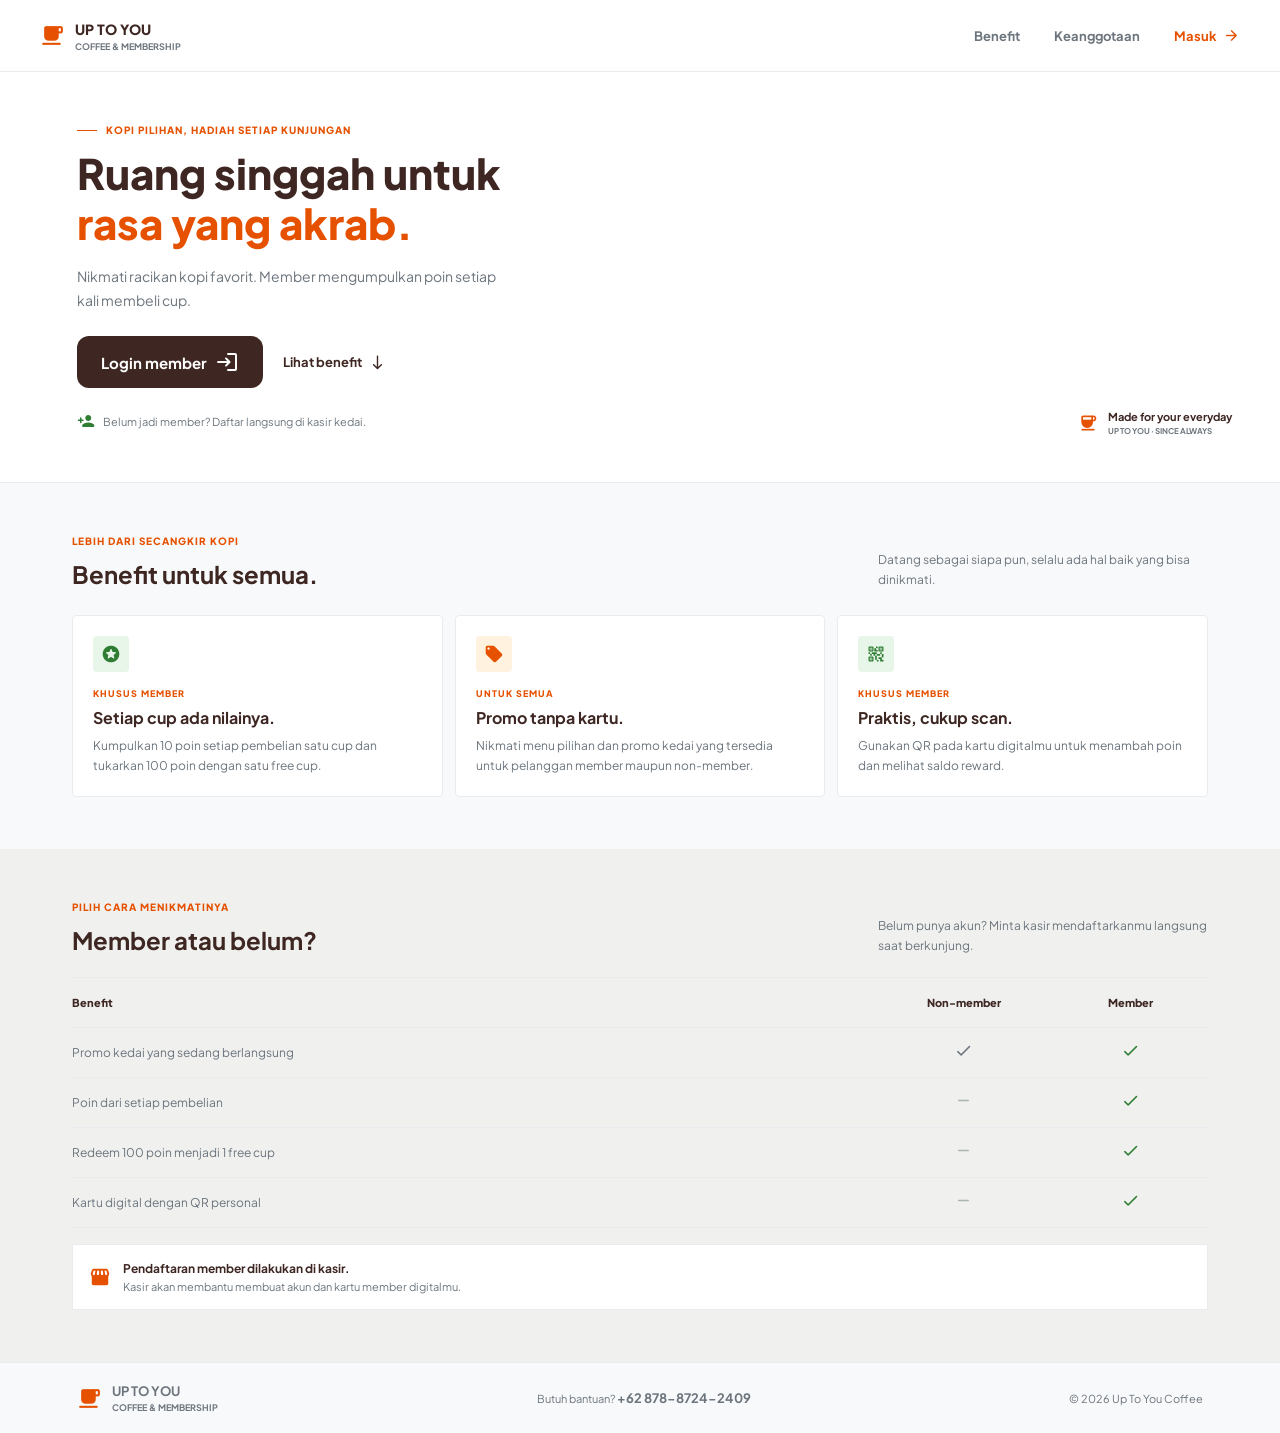
<file: index.html>
<!DOCTYPE html>
<html lang="id">
<head>
    <meta charset="UTF-8">
    <meta name="viewport" content="width=device-width, initial-scale=1.0">
    <title>Up To You | Kopi dan Membership</title>
    <link href="https://fonts.googleapis.com/css2?family=Plus+Jakarta+Sans:wght@400;500;600;700;800&display=swap" rel="stylesheet">
    <link href="https://fonts.googleapis.com/icon?family=Material+Icons+Round" rel="stylesheet">
    <link rel="stylesheet" href="./styles.css">
</head>
<body class="public-page">
    <header class="site-header public-nav">
        <a class="brand-lockup" href="./index.html"><span class="material-icons-round">local_cafe</span><span>UP TO YOU<small>COFFEE & MEMBERSHIP</small></span></a>
        <nav><a href="#benefit">Benefit</a><a href="#membership">Keanggotaan</a><a class="nav-login" href="./login.html">Masuk <span class="material-icons-round">arrow_forward</span></a></nav>
    </header>
    <main>
        <section class="public-hero">
            <div class="hero-copy"><p class="eyebrow"><span></span> KOPI PILIHAN, HADIAH SETIAP KUNJUNGAN</p><h1>Ruang singgah untuk <em>rasa yang akrab.</em></h1><p class="hero-description">Nikmati racikan kopi favorit. Member mengumpulkan poin setiap kali membeli cup.</p><div class="hero-actions"><a class="btn btn-light" href="./login.html">Login member <span class="material-icons-round">login</span></a><a class="text-link" href="#benefit">Lihat benefit <span class="material-icons-round">south</span></a></div><div class="hero-note"><span class="material-icons-round">person_add</span> Belum jadi member? Daftar langsung di kasir kedai.</div></div>
            <div class="hero-image" role="img" aria-label="Secangkir kopi dan suasana kedai"><div class="image-label"><span class="material-icons-round">coffee</span><span>Made for your everyday<small>UP TO YOU · SINCE ALWAYS</small></span></div></div>
        </section>
        <section class="benefit-section" id="benefit"><div class="section-heading"><div><p class="eyebrow">LEBIH DARI SECANGKIR KOPI</p><h2>Benefit untuk semua.</h2></div><p>Datang sebagai siapa pun, selalu ada hal baik yang bisa dinikmati.</p></div><div class="benefit-grid"><article class="benefit-item"><span class="benefit-icon member-icon material-icons-round">stars</span><p class="eyebrow">KHUSUS MEMBER</p><h3>Setiap cup ada nilainya.</h3><p>Kumpulkan 10 poin setiap pembelian satu cup dan tukarkan 100 poin dengan satu free cup.</p></article><article class="benefit-item"><span class="benefit-icon material-icons-round">local_offer</span><p class="eyebrow">UNTUK SEMUA</p><h3>Promo tanpa kartu.</h3><p>Nikmati menu pilihan dan promo kedai yang tersedia untuk pelanggan member maupun non-member.</p></article><article class="benefit-item"><span class="benefit-icon member-icon material-icons-round">qr_code_2</span><p class="eyebrow">KHUSUS MEMBER</p><h3>Praktis, cukup scan.</h3><p>Gunakan QR pada kartu digitalmu untuk menambah poin dan melihat saldo reward.</p></article></div></section>
        <section class="membership-section" id="membership"><div class="section-heading"><div><p class="eyebrow">PILIH CARA MENIKMATINYA</p><h2>Member atau belum?</h2></div><p>Belum punya akun? Minta kasir mendaftarkanmu langsung saat berkunjung.</p></div><div class="comparison-wrap"><div class="comparison-head"><span>Benefit</span><span>Non-member</span><span>Member</span></div><div class="comparison-row"><span>Promo kedai yang sedang berlangsung</span><span><span class="material-icons-round check-muted">check</span></span><span><span class="material-icons-round check-green">check</span></span></div><div class="comparison-row"><span>Poin dari setiap pembelian</span><span><span class="material-icons-round cross-muted">remove</span></span><span><span class="material-icons-round check-green">check</span></span></div><div class="comparison-row"><span>Redeem 100 poin menjadi 1 free cup</span><span><span class="material-icons-round cross-muted">remove</span></span><span><span class="material-icons-round check-green">check</span></span></div><div class="comparison-row"><span>Kartu digital dengan QR personal</span><span><span class="material-icons-round cross-muted">remove</span></span><span><span class="material-icons-round check-green">check</span></span></div></div><div class="member-registration-note"><span class="material-icons-round">storefront</span><p><strong>Pendaftaran member dilakukan di kasir.</strong><br>Kasir akan membantu membuat akun dan kartu member digitalmu.</p></div></section>
    </main>
    <footer class="public-footer"><a class="brand-lockup" href="./index.html"><span class="material-icons-round">local_cafe</span><span>UP TO YOU<small>COFFEE & MEMBERSHIP</small></span></a><span>Butuh bantuan? <a href="tel:+6287887242409">+62 878-8724-2409</a></span><span>© 2026 Up To You Coffee</span></footer>
</body>
</html>
</file>
<file: styles.css>
:root {
    --primary: #3E2723;
    --primary-light: #5D4037;
    --accent: #E65100;
    --success: #2E7D32;
    --surface: #FFFFFF;
    --background: #F8F9FA;
    --text-main: #212529;
    --text-muted: #6C757D;
    --border: #E9ECEF;
    --gold: #D4AF37;
}

* { box-sizing: border-box; margin: 0; padding: 0; font-family: 'Plus Jakarta Sans', sans-serif; }

body { display: flex; height: 100vh; background-color: var(--background); color: var(--text-main); overflow: hidden; }

/* Main Content Area */
.main-wrapper { flex: 1; display: flex; flex-direction: column; overflow-y: auto; scroll-behavior: smooth; }
.topbar { position: sticky; top: 0; z-index: 5; }
.topbar h1 { font-size: 20px; color: var(--primary); font-weight: 800; }
.content { padding: 40px; max-width: 1200px; margin: 0 auto; width: 100%; }

/* UI Components */
.card { background: var(--surface); border-radius: 20px; padding: 28px; box-shadow: 0 8px 30px rgba(0,0,0,0.03); border: 1px solid rgba(0,0,0,0.02); margin-bottom: 24px; }
.hidden { display: none !important; }

.grid-2 { display: grid; grid-template-columns: 1fr 1fr; gap: 24px; }
.input-group { margin-bottom: 20px; }
.input-group label { display: block; font-size: 13px; font-weight: 700; color: var(--text-muted); margin-bottom: 8px; text-transform: uppercase; letter-spacing: 0.5px; }
.input-group input { width: 100%; padding: 14px 16px; border: 1.5px solid var(--border); border-radius: 12px; font-size: 15px; font-weight: 500; transition: 0.3s; background: #F8F9FA; outline: none; }
.input-group input:focus { border-color: var(--primary); background: var(--surface); box-shadow: 0 0 0 4px rgba(62, 39, 35, 0.1); }

.btn { padding: 14px 24px; border: none; border-radius: 12px; font-size: 15px; font-weight: 700; cursor: pointer; display: flex; align-items: center; justify-content: center; gap: 8px; transition: 0.3s; width: 100%; }
.btn-primary { background: var(--primary); color: white; }
.btn-primary:hover { background: var(--primary-light); transform: translateY(-2px); }
.btn-accent { background: var(--accent); color: white; }
.btn-accent:hover { background: #E65100; transform: translateY(-2px); box-shadow: 0 6px 15px rgba(230,81,0,0.25); }
.btn-success { background: var(--success); color: white; }
.btn-outline { background: transparent; border: 2px solid var(--primary); color: var(--primary); }
.btn-outline:hover { background: var(--primary); color: white; }

/* Modern Table */
.table-container { overflow-x: auto; border-radius: 12px; border: 1px solid var(--border); }
table { width: 100%; border-collapse: collapse; background: var(--surface); }
th { background: #F8F9FA; padding: 16px; text-align: left; font-size: 13px; font-weight: 700; color: var(--text-muted); text-transform: uppercase; letter-spacing: 0.5px; border-bottom: 1px solid var(--border); }
td { padding: 16px; border-bottom: 1px solid var(--border); font-size: 14px; font-weight: 500; vertical-align: middle; }
tr:last-child td { border-bottom: none; }
tr:hover td { background: #F8F9FA; }
.badge-poin { background: #E8F5E9; color: var(--success); padding: 6px 12px; border-radius: 20px; font-weight: 800; font-size: 13px; display: inline-block; }

#reader { border-radius: 16px; overflow: hidden; border: 2px dashed var(--border); }
.scan-status { min-height: 18px; margin-top: 10px; color: var(--text-muted); font-size: 11px; line-height: 1.5; }
.scan-status.error { color: #b33d2b; }

/* =========================================
   KARTU MEMBER PREMIUM & PRINT CSS
   ========================================= */
.premium-card-container { display: flex; justify-content: center; margin: 30px 0; }

.member-card-premium {
    width: min(450px, calc(100vw - 40px));
    height: 270px;
    background: linear-gradient(135deg, #2b1a17 0%, var(--primary) 100%);
    border-radius: 20px;
    padding: 24px;
    color: white;
    position: relative;
    overflow: hidden;
    box-shadow: 0 20px 40px rgba(62, 39, 35, 0.4);
    display: flex;
    flex-direction: column;
    justify-content: space-between;
}

/* Ornamen Artistik */
.member-card-premium::before {
    content: ''; position: absolute; top: -50px; right: -50px; width: 200px; height: 200px;
    background: radial-gradient(circle, rgba(255,255,255,0.1) 0%, rgba(255,255,255,0) 70%);
    border-radius: 50%;
}
.member-card-premium::after {
    content: ''; position: absolute; bottom: -30px; left: -30px; width: 150px; height: 150px;
    background: radial-gradient(circle, rgba(212, 175, 55, 0.15) 0%, rgba(212, 175, 55, 0) 70%);
    border-radius: 50%;
}

.mc-header { display: flex; justify-content: space-between; align-items: flex-start; z-index: 1; }
.mc-brand { display: flex; align-items: center; gap: 8px; font-weight: 800; font-size: 18px; color: #D7CCC8; letter-spacing: 1px;}
.mc-type { font-size: 11px; background: rgba(255,255,255,0.15); padding: 4px 10px; border-radius: 20px; font-weight: 700; letter-spacing: 2px; text-transform: uppercase; border: 1px solid rgba(255,255,255,0.2); }

.mc-body { display: flex; justify-content: space-between; align-items: flex-end; z-index: 1; margin-top: auto; }
.mc-info h3 { font-size: 12px; color: var(--gold); text-transform: uppercase; letter-spacing: 2px; margin-bottom: 4px; font-weight: 700; }
.mc-info .name { font-size: 26px; font-weight: 800; margin-bottom: 2px; text-transform: capitalize; }
.mc-info .id { font-family: 'Courier New', Courier, monospace; font-size: 16px; color: rgba(255,255,255,0.8); margin-bottom: 6px; }
.mc-info .wa { font-size: 12px; opacity: 0.6; }

.mc-qr { background: white; padding: 10px; border-radius: 12px; box-shadow: 0 8px 16px rgba(0,0,0,0.2); display: flex; align-items: center; justify-content: center; }
.mc-qr img { width: 90px; height: 90px; display: block; border-radius: 4px; }

/* Aturan khusus saat dicetak (Ctrl+P) */
@media print {
    body * { visibility: hidden; }
    .premium-card-container.print-card-active, .premium-card-container.print-card-active * { visibility: visible; }
    .premium-card-container.print-card-active {
        position: absolute;
        left: 50%;
        top: 50%;
        transform: translate(-50%, -50%);
        margin: 0;
    }
    .member-card-premium {
        box-shadow: none; /* Hilangkan bayangan saat di-print */
        border: 2px solid #ccc; /* Beri garis tepi agar mudah dipotong jika di-print di kertas biasa */
        -webkit-print-color-adjust: exact;
        print-color-adjust: exact;
    }
}

body.public-page, body.auth-page, body.customer-page {
    display: block;
    min-height: 100vh;
    height: auto;
    overflow-x: hidden;
    overflow-y: auto;
    background: var(--background);
    color: var(--text-main);
    font-family: 'Plus Jakarta Sans', sans-serif;
}

.site-header {
    display: flex;
    min-height: 72px;
    align-items: center;
    justify-content: space-between;
    gap: 24px;
    padding: 0 clamp(20px, 4vw, 40px);
    border-bottom: 1px solid var(--border);
    background: var(--surface);
}
.public-footer {
    display: flex;
    align-items: center;
    justify-content: space-between;
    gap: 24px;
    padding: 20px max(6vw, 24px);
}
.brand-lockup, .auth-brand {
    display: inline-flex;
    align-items: center;
    gap: 10px;
    color: var(--primary);
    text-decoration: none;
    font-size: 14px;
    font-weight: 800;
}
.brand-lockup > .material-icons-round { color: var(--accent); font-size: 25px; }
.brand-lockup small { display: block; margin-top: 3px; color: var(--text-muted); font-size: 9px; font-weight: 700; }
.public-nav nav { display: flex; align-items: center; gap: 34px; }
.public-nav nav a, .public-footer a { color: var(--text-muted); text-decoration: none; font-size: 13px; font-weight: 700; }
.public-nav nav a:hover, .public-footer a:hover { color: var(--accent); }
.public-nav .nav-login { display: inline-flex; align-items: center; gap: 6px; color: var(--accent); }
.public-nav .nav-login .material-icons-round { font-size: 17px; }
.public-hero { min-height: 0; display: grid; grid-template-columns: 1fr 0.85fr; background: var(--surface); color: var(--text-main); border-bottom: 1px solid var(--border); }
.hero-copy { align-self: center; max-width: 650px; padding: 52px 6vw 52px max(6vw, 32px); }
.eyebrow { margin: 0 0 12px; color: var(--accent); font-size: 10px; font-weight: 800; letter-spacing: 1px; }
.public-hero .eyebrow { display: flex; align-items: center; gap: 9px; color: var(--accent); }
.public-hero .eyebrow span { width: 20px; height: 1px; background: var(--accent); }
.hero-copy h1 { max-width: 550px; margin: 0; color: var(--primary); font-size: 42px; font-weight: 800; line-height: 1.2; }
.hero-copy h1 em { color: var(--accent); font-style: normal; }
.hero-description { max-width: 420px; margin: 16px 0 0; color: var(--text-muted); font-size: 14px; line-height: 1.7; }
.hero-actions { display: flex; align-items: center; gap: 20px; margin-top: 24px; }
.btn-light { width: auto; background: var(--primary); color: white; text-decoration: none; }
.btn-light:hover { background: var(--primary-light); }
.text-link { display: inline-flex; align-items: center; gap: 7px; color: var(--primary); text-decoration: none; font-size: 13px; font-weight: 700; }
.text-link .material-icons-round { font-size: 17px; }
.hero-note { display: flex; align-items: center; gap: 8px; margin-top: 24px; color: var(--text-muted); font-size: 11px; }
.hero-note .material-icons-round { color: var(--success); font-size: 18px; }
.hero-image { position: relative; min-height: 340px; margin: 24px; border-radius: 4px; background: url('https://images.unsplash.com/photo-1495474472287-4d71bcdd2085?auto=format&fit=crop&w=1100&q=80') center 54% / cover; }
.image-label { position: absolute; right: 12px; bottom: 12px; display: flex; align-items: center; gap: 10px; padding: 10px 12px; background: rgba(255,255,255,.94); color: var(--primary); font-size: 11px; font-weight: 700; }
.image-label .material-icons-round { color: var(--accent); font-size: 20px; }
.image-label small { display: block; margin-top: 3px; color: var(--text-muted); font-size: 8px; }
.benefit-section, .membership-section { max-width: 1200px; margin: 0 auto; padding: 52px 32px; }
.section-heading { display: flex; align-items: end; justify-content: space-between; gap: 24px; margin-bottom: 24px; }
.section-heading h2, .member-card-section h2 { margin: 0; color: var(--primary); font-size: 24px; line-height: 1.3; }
.section-heading > p { max-width: 330px; margin: 0; color: var(--text-muted); font-size: 12px; line-height: 1.7; }
.benefit-grid { display: grid; grid-template-columns: repeat(3, 1fr); gap: 12px; border: 0; }
.benefit-item { padding: 20px; border: 1px solid var(--border); border-radius: 4px; background: var(--surface); }
.benefit-item + .benefit-item { padding-left: 20px; border-left: 1px solid var(--border); }
.benefit-icon { display: inline-flex; align-items: center; justify-content: center; width: 36px; height: 36px; margin-bottom: 16px; border-radius: 4px; color: var(--accent); background: #fff3e0; font-size: 20px; }
.benefit-icon.member-icon { color: var(--success); background: #e8f5e9; }
.benefit-item .eyebrow { margin-bottom: 8px; font-size: 9px; }
.benefit-item h3 { margin: 0 0 8px; color: var(--primary); font-size: 16px; }
.benefit-item > p:last-child { max-width: 330px; margin: 0; color: var(--text-muted); font-size: 12px; line-height: 1.7; }
.membership-section { max-width: none; background: #f0f1ef; }
.membership-section > .section-heading, .membership-section > .comparison-wrap { max-width: 1136px; margin-right: auto; margin-left: auto; }
.membership-section .section-heading { margin-bottom: 20px; }
.member-registration-note { display: flex; max-width: 1136px; align-items: center; gap: 12px; margin: 16px auto 0; padding: 14px 16px; border: 1px solid var(--border); background: var(--surface); }
.member-registration-note > .material-icons-round { color: var(--accent); font-size: 22px; }
.member-registration-note p { margin: 0; color: var(--text-muted); font-size: 11px; line-height: 1.6; }
.member-registration-note strong { color: var(--primary); font-size: 12px; }
.dark-link { color: var(--accent); }
.comparison-wrap { border-top: 1px solid var(--border); }
.comparison-head, .comparison-row { display: grid; grid-template-columns: 1fr 155px 155px; align-items: center; gap: 12px; min-height: 50px; border-bottom: 1px solid var(--border); }
.comparison-head { color: var(--primary); font-size: 11px; font-weight: 800; }
.comparison-row { color: var(--text-muted); font-size: 12px; }
.comparison-head span:not(:first-child), .comparison-row > span:not(:first-child) { text-align: center; }
.check-muted, .check-green, .cross-muted { font-size: 19px; }
.check-muted { color: var(--text-muted); }
.check-green { color: var(--success); }
.cross-muted { color: #adb5af; }
.public-footer { flex-wrap: wrap; border-top: 1px solid var(--border); color: var(--text-muted); font-size: 11px; }

body.auth-page { display: block; padding: 0; background: var(--background); }
.auth-layout { display: grid; width: 100%; min-height: calc(100vh - 72px); place-items: center; padding: 24px; }
.auth-panel { width: min(460px, 100%); max-width: 460px; margin: 0; padding: 32px; border: 1px solid var(--border); border-radius: 4px; background: var(--surface); }
.header-home-link { color: var(--text-muted); text-decoration: none; font-size: 13px; font-weight: 700; }
.header-home-link:hover { color: var(--accent); }
.auth-form h2 { margin: 0; color: var(--primary); font-size: 22px; }
.form-intro { margin: 8px 0 20px; color: var(--text-muted); font-size: 12px; }
.auth-form label, .member-form-grid label { display: grid; gap: 7px; margin-bottom: 14px; color: var(--text-muted); font-size: 11px; font-weight: 700; }
.auth-form input, .member-form-grid input { width: 100%; min-width: 0; padding: 12px 13px; border: 1px solid var(--border); border-radius: 4px; outline: 0; background: var(--background); color: var(--text-main); font: 500 13px 'Plus Jakarta Sans', sans-serif; }
.auth-form input:focus, .member-form-grid input:focus { border-color: var(--primary); box-shadow: 0 0 0 3px rgba(62, 39, 35, 0.1); }
.member-form-grid input:read-only { background: #f1f2f3; color: var(--text-muted); }
.field-hint { color: var(--text-muted); font-size: 10px; font-weight: 500; line-height: 1.5; }
.auth-form .btn { margin-top: 8px; }
.auth-message { min-height: 20px; color: var(--success); font-size: 12px; line-height: 1.5; }
.auth-message.error, .error { color: #b33d2b; }
.auth-home-link { color: var(--text-muted); text-decoration: none; font-size: 11px; }
.btn:disabled { opacity: 0.65; cursor: wait; }

body.customer-page { background: var(--background); }
.icon-action { display: inline-flex; align-items: center; justify-content: center; width: 36px; height: 36px; border: 1px solid var(--border); border-radius: 4px; background: var(--surface); color: var(--primary); cursor: pointer; }
.icon-action:hover { border-color: var(--primary); background: var(--background); }
.icon-action .material-icons-round { font-size: 19px; }
.danger-action { color: #b33d2b; }

.system-status { display: flex; align-items: center; gap: 6px; color: var(--text-muted); font-size: 13px; font-weight: 700; }
.system-status .material-icons-round { color: var(--success); font-size: 18px; }
.admin-form-card { max-width: 760px; margin: 0 auto 24px; }
.admin-form-card h2, .list-heading h2 { margin: 0 0 22px; color: var(--primary); font-size: 20px; }
.member-form-grid { display: grid; grid-template-columns: 1fr 1fr; gap: 0 18px; }
.member-form-grid .btn { align-self: end; margin-bottom: 14px; }
.member-form-grid .btn-outline { width: auto; }
.card-preview { max-width: 700px; margin: 35px auto; }
.success-heading { display: flex; align-items: center; justify-content: center; gap: 8px; color: var(--success); }
.success-heading h3 { margin: 0; }
.print-button { width: auto; margin: 0 auto; }
.list-heading { display: flex; align-items: center; justify-content: space-between; gap: 20px; margin-bottom: 20px; }
.list-heading h2 { margin: 0; }
.list-heading .eyebrow { margin-bottom: 7px; }
.refresh-button { width: auto; padding: 10px 16px; }
.row-actions { white-space: nowrap; }
.row-actions .icon-action + .icon-action { margin-left: 5px; }
.member-card-dialog { position: fixed; inset: 0; z-index: 20; display: grid; place-items: center; padding: 20px; background: rgba(25, 20, 18, 0.62); }
.member-card-dialog-panel { width: min(620px, 100%); padding: 24px; border: 1px solid var(--border); border-radius: 8px; background: var(--surface); box-shadow: 0 20px 60px rgba(0, 0, 0, 0.24); }
.member-card-dialog-panel .list-heading { margin-bottom: 0; }
.member-card-dialog-panel .list-heading h2 { margin: 0; color: var(--primary); font-size: 19px; }
.table-message { padding: 26px; text-align: center; }
.dashboard-heading { display: flex; align-items: center; justify-content: space-between; gap: 20px; margin-bottom: 22px; }
.dashboard-heading h2 { margin: 0; color: var(--primary); font-size: 22px; }
.dashboard-heading .eyebrow { margin-bottom: 7px; }
.dashboard-refresh { width: auto; padding: 9px 14px; border-width: 1px; font-size: 12px; }
.admin-stat-grid { display: grid; grid-template-columns: repeat(5, minmax(0, 1fr)); gap: 14px; }
.admin-stat { position: relative; min-height: 145px; padding: 18px; border: 1px solid var(--border); border-radius: 6px; background: var(--surface); }
.admin-stat > .material-icons-round { position: absolute; top: 17px; right: 17px; color: var(--accent); font-size: 21px; }
.admin-stat p { margin: 0 0 16px; color: var(--text-muted); font-size: 11px; font-weight: 700; }
.admin-stat strong { display: block; color: var(--primary); font-size: 28px; line-height: 1; }
.admin-stat small { display: block; margin-top: 9px; color: var(--text-muted); font-size: 10px; }
.admin-dashboard-activity { margin-top: 18px; border-radius: 6px; box-shadow: none; }
.admin-dashboard-activity .list-heading { margin-bottom: 14px; }
.admin-dashboard-activity .list-heading h2 { font-size: 17px; }
.admin-dashboard-activity .activity-note { margin: 12px 0 0; color: var(--text-muted); font-size: 10px; }

@media (max-width: 760px) {
    .public-nav nav { gap: 15px; }
    .public-nav nav a { font-size: 11px; }
    .public-nav nav a:first-child { display: none; }
    .public-hero { grid-template-columns: 1fr; }
    .hero-copy { padding: 34px 25px; }
    .hero-copy h1 { font-size: 36px; }
    .hero-description { margin-top: 12px; font-size: 13px; }
    .hero-actions { gap: 14px; margin-top: 18px; }
    .hero-note { margin-top: 16px; }
    .hero-image { min-height: 190px; margin: 12px; }
    .benefit-section, .membership-section { padding: 38px 24px; }
    .member-registration-note { align-items: flex-start; padding: 12px; }
    .section-heading { align-items: flex-start; flex-direction: column; gap: 12px; }
    .section-heading h2 { font-size: 30px; }
    .benefit-grid, .customer-benefits .benefit-grid { grid-template-columns: 1fr; }
    .benefit-item, .benefit-item + .benefit-item { padding: 22px 0; border-left: 0; }
    .benefit-item + .benefit-item { border-top: 1px solid #dce2dc; }
    .comparison-head, .comparison-row { grid-template-columns: minmax(0, 1fr) 82px 82px; gap: 7px; }
    .comparison-row { font-size: 11px; }
    .comparison-head { font-size: 10px; }
    .public-footer { align-items: flex-start; flex-direction: column; padding: 25px; }
    body.auth-page { display: block; padding: 70px 14px 20px; }
    .auth-panel { padding: 30px 24px; }
    .member-card-premium { height: 230px; padding: 18px; }
    .mc-info .name { font-size: 20px; }
    .mc-qr img { width: 70px; height: 70px; }
    .content { padding: 20px; }
    body:not(.public-page):not(.auth-page):not(.customer-page) { display: flex; height: auto; min-height: 100vh; flex-direction: column; overflow: auto; }
    .main-wrapper { min-height: 0; overflow: visible; }
    .grid-2 { grid-template-columns: 1fr; }
    .topbar h1 { font-size: 16px; }
    .member-form-grid { grid-template-columns: 1fr; }
    .list-heading { align-items: flex-start; flex-direction: column; }
    .admin-stat-grid { grid-template-columns: repeat(2, minmax(0, 1fr)); }
    .admin-stat { min-height: 128px; padding: 15px; }
    .admin-stat strong { font-size: 24px; }
    .dashboard-heading { align-items: flex-start; }
}
</file>
